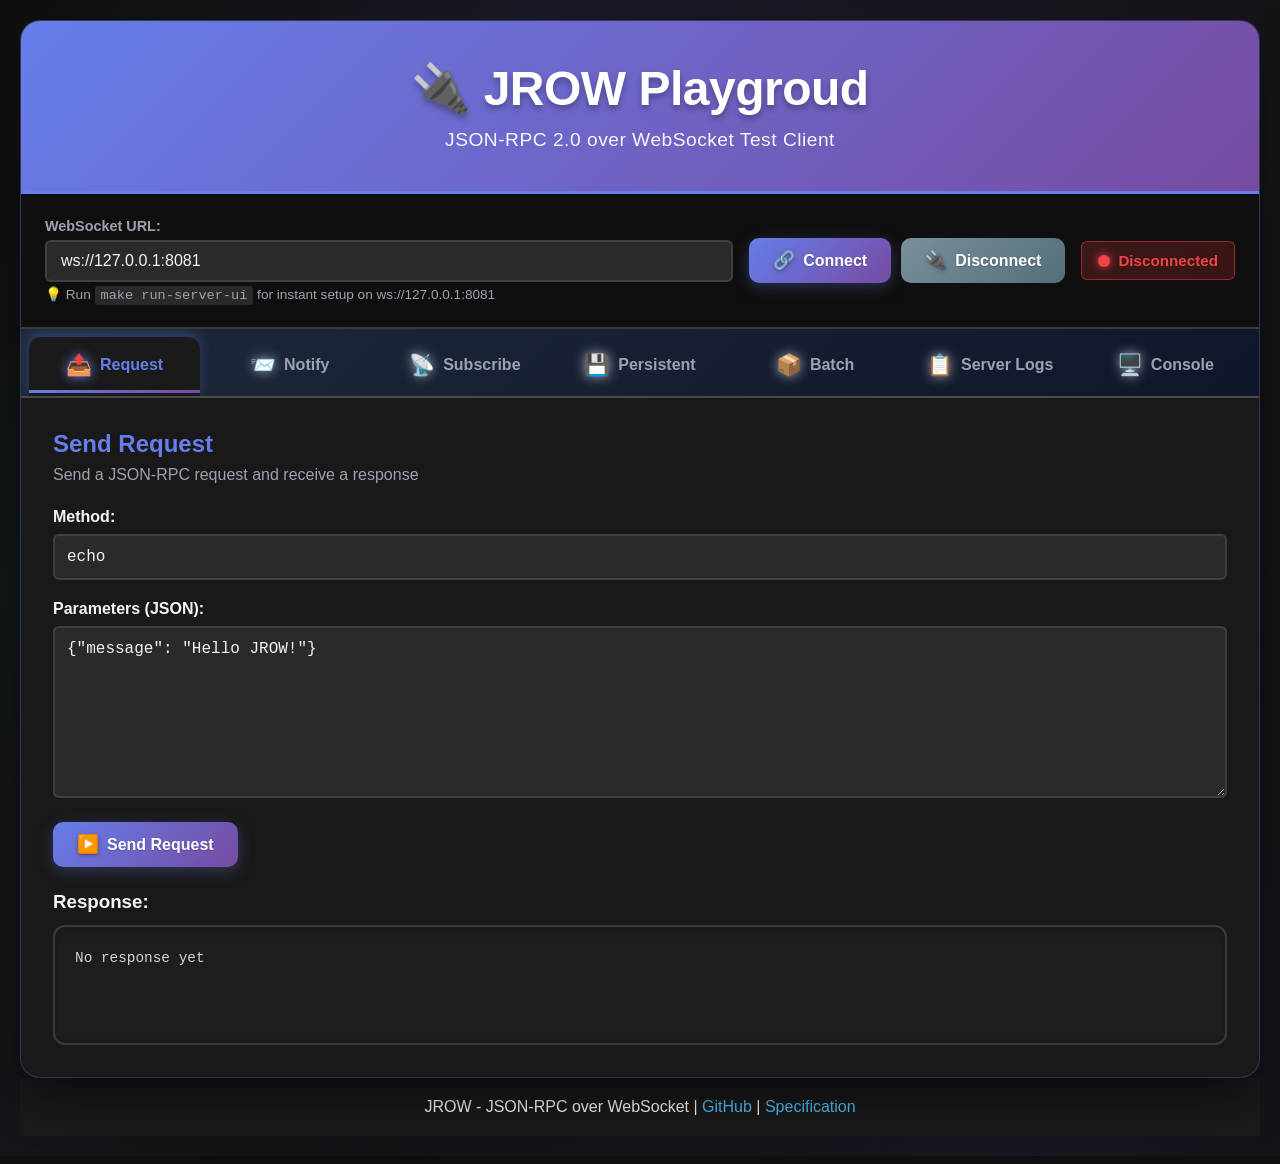
<file: playground/index.html>
<!doctype html>
<html lang="en">
    <head>
        <meta charset="UTF-8" />
        <meta name="viewport" content="width=device-width, initial-scale=1.0" />
        <title>JROW Web Client</title>
        <link rel="stylesheet" href="styles.css" />
    </head>
    <body>
        <div class="container">
            <header>
                <h1>🔌 JROW Playgroud</h1>
                <p class="subtitle">JSON-RPC 2.0 over WebSocket Test Client</p>
            </header>

            <!-- Connection Panel -->
            <section class="connection-panel">
                <div class="input-group">
                    <label for="wsUrl">WebSocket URL:</label>
                    <input
                        type="text"
                        id="wsUrl"
                        placeholder="ws://127.0.0.1:8081"
                        value="ws://127.0.0.1:8081"
                    />
                    <small
                        style="
                            color: var(--text-muted);
                            font-size: 0.85rem;
                            margin-top: 4px;
                            display: block;
                        "
                    >
                        💡 Run
                        <code
                            style="
                                background: var(--input-bg);
                                padding: 2px 6px;
                                border-radius: 3px;
                            "
                            >make run-server-ui</code
                        >
                        for instant setup on ws://127.0.0.1:8081
                    </small>
                </div>
                <div class="button-group">
                    <button class="btn btn-primary" onclick="connect()">
                        <span class="icon">🔗</span> Connect
                    </button>
                    <button class="btn btn-secondary" onclick="disconnect()">
                        <span class="icon">🔌</span> Disconnect
                    </button>
                </div>
                <div id="status" class="status disconnected">
                    <span class="status-indicator"></span>
                    <span class="status-text">Disconnected</span>
                </div>
            </section>

            <!-- Tabs -->
            <nav class="tabs">
                <button class="tab active" onclick="switchTab('request')">
                    <span class="icon">📤</span> Request
                </button>
                <button class="tab" onclick="switchTab('notify')">
                    <span class="icon">📨</span> Notify
                </button>
                <button class="tab" onclick="switchTab('subscribe')">
                    <span class="icon">📡</span> Subscribe
                </button>
                <button class="tab" onclick="switchTab('persistent')">
                    <span class="icon">💾</span> Persistent
                </button>
                <button class="tab" onclick="switchTab('batch')">
                    <span class="icon">📦</span> Batch
                </button>
                <button class="tab" onclick="switchTab('serverlogs')">
                    <span class="icon">📋</span> Server Logs
                </button>
                <button class="tab" onclick="switchTab('console')">
                    <span class="icon">🖥️</span> Console
                </button>
            </nav>

            <!-- Request Panel -->
            <section id="request" class="panel active">
                <h2>Send Request</h2>
                <p class="panel-description">
                    Send a JSON-RPC request and receive a response
                </p>

                <div class="form-group">
                    <label for="reqMethod">Method:</label>
                    <input
                        type="text"
                        id="reqMethod"
                        value="echo"
                        placeholder="method.name"
                    />
                </div>

                <div class="form-group">
                    <label for="reqParams">Parameters (JSON):</label>
                    <textarea
                        id="reqParams"
                        rows="8"
                        placeholder='{"key": "value"}'
                    >
{"message": "Hello JROW!"}</textarea
                    >
                </div>

                <button class="btn btn-primary" onclick="sendRequest()">
                    <span class="icon">▶️</span> Send Request
                </button>

                <div class="response-section">
                    <h3>Response:</h3>
                    <pre id="reqResponse" class="response-box">
No response yet</pre
                    >
                </div>
            </section>

            <!-- Notify Panel -->
            <section id="notify" class="panel">
                <h2>Send Notification</h2>
                <p class="panel-description">
                    Send a one-way notification (no response expected)
                </p>

                <div class="form-group">
                    <label for="notifyMethod">Method:</label>
                    <input
                        type="text"
                        id="notifyMethod"
                        value="log"
                        placeholder="method.name"
                    />
                </div>

                <div class="form-group">
                    <label for="notifyParams">Parameters (JSON):</label>
                    <textarea
                        id="notifyParams"
                        rows="8"
                        placeholder='{"key": "value"}'
                    >
{"level": "info", "message": "Test notification"}</textarea
                    >
                </div>

                <button class="btn btn-primary" onclick="sendNotification()">
                    <span class="icon">▶️</span> Send Notification
                </button>

                <div class="info-box">
                    <strong>ℹ️ Note:</strong> Notifications do not expect a
                    response from the server.
                </div>
            </section>

            <!-- Subscribe Panel -->
            <section id="subscribe" class="panel">
                <h2>Subscribe to Topics</h2>
                <p class="panel-description">
                    Subscribe to topics and receive real-time notifications
                </p>

                <div class="form-group">
                    <label for="subTopic">Topic:</label>
                    <div class="input-with-buttons">
                        <input
                            type="text"
                            id="subTopic"
                            value="events.*"
                            placeholder="topic.name or pattern.*"
                        />
                        <button class="btn btn-primary" onclick="subscribe()">
                            <span class="icon">➕</span> Subscribe
                        </button>
                        <button
                            class="btn btn-secondary"
                            onclick="unsubscribe()"
                        >
                            <span class="icon">➖</span> Unsubscribe
                        </button>
                    </div>
                </div>

                <div class="subscriptions-list">
                    <h3>Active Subscriptions:</h3>
                    <div id="activeSubscriptions" class="subscription-items">
                        <em class="empty-state">No active subscriptions</em>
                    </div>
                </div>

                <div class="messages-section">
                    <div class="messages-header">
                        <h3>Received Messages:</h3>
                        <button
                            class="btn btn-small"
                            onclick="clearSubscriptionMessages()"
                        >
                            Clear
                        </button>
                    </div>
                    <div id="subMessages" class="message-list"></div>
                </div>

                <div class="info-box">
                    <strong>💡 Pattern Examples:</strong><br />
                    • <code>events.*</code> - matches events.user,
                    events.admin<br />
                    • <code>events.&gt;</code> - matches events.user.login,
                    events.user.logout, etc.<br />
                    • <code>stock.prices.*</code> - matches all stock prices
                </div>
            </section>

            <!-- Persistent Subscriptions Panel -->
            <section id="persistent" class="panel">
                <h2>Persistent Subscriptions</h2>
                <p class="panel-description">
                    Exactly-once delivery with durable storage and
                    acknowledgments
                </p>

                <div class="form-group">
                    <label for="persistentTopic">Topic:</label>
                    <input
                        type="text"
                        id="persistentTopic"
                        value="persistent.events"
                        placeholder="topic.name"
                    />
                </div>

                <div class="form-group">
                    <label for="subscriptionId">Subscription ID:</label>
                    <input
                        type="text"
                        id="subscriptionId"
                        value="my-subscription"
                        placeholder="unique-subscription-id"
                    />
                </div>

                <div class="input-with-buttons">
                    <button
                        class="btn btn-primary"
                        onclick="subscribePersistent()"
                    >
                        <span class="icon">➕</span> Subscribe Persistent
                    </button>
                    <button
                        class="btn btn-secondary"
                        onclick="unsubscribePersistent()"
                    >
                        <span class="icon">➖</span> Unsubscribe
                    </button>
                </div>

                <div class="subscriptions-list">
                    <h3>Active Persistent Subscriptions:</h3>
                    <div
                        id="activePersistentSubscriptions"
                        class="subscription-items"
                    >
                        <em class="empty-state"
                            >No active persistent subscriptions</em
                        >
                    </div>
                </div>

                <div class="messages-section">
                    <div class="messages-header">
                        <h3>Persistent Messages (Unacknowledged):</h3>
                        <button
                            class="btn btn-small"
                            onclick="clearPersistentMessages()"
                        >
                            Clear
                        </button>
                    </div>
                    <div id="persistentMessages" class="message-list"></div>
                </div>

                <div class="info-box">
                    <strong>💡 How it works:</strong><br />
                    • Messages are stored durably in database<br />
                    • Exactly-once delivery guaranteed<br />
                    • Must acknowledge each message with sequence number<br />
                    • Unacknowledged messages will be redelivered<br />
                    • Click "✓ Ack" button to acknowledge a message
                </div>
            </section>

            <!-- Batch Panel -->
            <section id="batch" class="panel">
                <h2>Batch Requests</h2>
                <p class="panel-description">
                    Send multiple requests in a single message
                </p>

                <div class="form-group">
                    <label for="batchJson">Batch Requests (JSON Array):</label>
                    <textarea id="batchJson" rows="12">
[
  {
    "jsonrpc": "2.0",
    "method": "add",
    "params": {"a": 5, "b": 3},
    "id": 1
  },
  {
    "jsonrpc": "2.0",
    "method": "multiply",
    "params": {"a": 2, "b": 4},
    "id": 2
  },
  {
    "jsonrpc": "2.0",
    "method": "notify_log",
    "params": {"message": "Batch sent"}
  }
]</textarea
                    >
                </div>

                <button class="btn btn-primary" onclick="sendBatch()">
                    <span class="icon">▶️</span> Send Batch
                </button>

                <div class="response-section">
                    <h3>Response:</h3>
                    <pre id="batchResponse" class="response-box">
No response yet</pre
                    >
                </div>

                <div class="info-box">
                    <strong>ℹ️ Note:</strong> Notifications in the batch
                    (without "id" field) won't receive responses.
                </div>
            </section>

            <!-- Server Logs Panel -->
            <section id="serverlogs" class="panel">
                <h2>Server Logs</h2>
                <p class="panel-description">
                    Real-time logs pushed from the server
                </p>

                <div class="console-controls">
                    <button
                        class="btn btn-primary"
                        onclick="subscribeToServerLogs()"
                    >
                        <span class="icon">🔔</span> Subscribe to Logs
                    </button>
                    <button
                        class="btn btn-secondary"
                        onclick="unsubscribeFromServerLogs()"
                    >
                        <span class="icon">🔕</span> Unsubscribe
                    </button>
                    <button
                        class="btn btn-secondary"
                        onclick="clearServerLogs()"
                    >
                        <span class="icon">🗑️</span> Clear Logs
                    </button>
                    <label class="checkbox-label">
                        <input
                            type="checkbox"
                            id="serverLogsAutoscroll"
                            checked
                        />
                        Auto-scroll
                    </label>
                </div>

                <div class="log-stats">
                    <div class="stat-item">
                        <span class="stat-label">Status:</span>
                        <span id="serverLogsStatus" class="stat-value"
                            >Not subscribed</span
                        >
                    </div>
                    <div class="stat-item">
                        <span class="stat-label">Total logs:</span>
                        <span id="serverLogsCount" class="stat-value">0</span>
                    </div>
                </div>

                <div
                    id="serverLogsContainer"
                    class="server-logs-container"
                ></div>

                <div class="info-box">
                    <strong>💡 How it works:</strong><br />
                    Server pushes log messages to all subscribed clients in
                    real-time.<br />
                    Subscribe to see server events: connections, RPC calls,
                    notifications, pub/sub activity, etc.
                </div>
            </section>

            <!-- Console Panel -->
            <section id="console" class="panel">
                <h2>Message Console</h2>
                <p class="panel-description">
                    Real-time log of all WebSocket messages
                </p>

                <div class="console-controls">
                    <button class="btn btn-secondary" onclick="clearConsole()">
                        <span class="icon">🗑️</span> Clear Console
                    </button>
                    <label class="checkbox-label">
                        <input type="checkbox" id="autoscroll" checked />
                        Auto-scroll
                    </label>
                    <label class="checkbox-label">
                        <input type="checkbox" id="showTimestamps" checked />
                        Timestamps
                    </label>
                </div>

                <div id="consoleLog" class="console-log"></div>
            </section>
        </div>

        <footer>
            <p>
                JROW - JSON-RPC over WebSocket |
                <a href="https://github.com/protocol-kit/jrow" target="_blank"
                    >GitHub</a
                >
                |
                <a href="../docs/SPECIFICATION.md">Specification</a>
            </p>
        </footer>

        <script src="jrow-client.js"></script>
        <script src="app.js"></script>
    </body>
</html>
</file>
<file: playground/styles.css>
/* CSS Reset and Base Styles */
* {
    margin: 0;
    padding: 0;
    box-sizing: border-box;
}

:root {
    --primary-color: #667eea;
    --primary-hover: #764ba2;
    --primary-glow: rgba(102, 126, 234, 0.3);
    --secondary-color: #78909c;
    --success-color: #10b981;
    --success-glow: rgba(16, 185, 129, 0.3);
    --danger-color: #ef4444;
    --warning-color: #f59e0b;
    --info-color: #3b82f6;
    --light-bg: #2d2d2d;
    --dark-bg: #1a1a1a;
    --darker-bg: #0f0f0f;
    --border-color: #3a3a3a;
    --border-glow: #4a4a4a;
    --text-color: #f3f4f6;
    --text-muted: #9ca3af;
    --code-bg: #1e1e1e;
    --code-text: #d4d4d4;
    --shadow: 0 4px 6px -1px rgba(0, 0, 0, 0.3), 0 2px 4px -1px rgba(0, 0, 0, 0.2);
    --shadow-lg: 0 20px 25px -5px rgba(0, 0, 0, 0.5), 0 10px 10px -5px rgba(0, 0, 0, 0.3);
    --shadow-xl: 0 25px 50px -12px rgba(0, 0, 0, 0.7);
    --input-bg: #2a2a2a;
    --input-border: #404040;
    --gradient-primary: linear-gradient(135deg, #667eea 0%, #764ba2 100%);
    --gradient-success: linear-gradient(135deg, #10b981 0%, #059669 100%);
    --gradient-danger: linear-gradient(135deg, #ef4444 0%, #dc2626 100%);
    --gradient-dark: linear-gradient(135deg, #1e293b 0%, #0f172a 100%);
}

body {
    font-family: -apple-system, BlinkMacSystemFont, 'Segoe UI', 'Roboto', 'Helvetica', 'Arial', sans-serif;
    background: #0f0f0f;
    background-image: 
        radial-gradient(at 40% 20%, rgba(102, 126, 234, 0.1) 0px, transparent 50%),
        radial-gradient(at 80% 0%, rgba(118, 75, 162, 0.1) 0px, transparent 50%),
        radial-gradient(at 0% 50%, rgba(16, 185, 129, 0.05) 0px, transparent 50%),
        radial-gradient(at 80% 100%, rgba(102, 126, 234, 0.08) 0px, transparent 50%),
        radial-gradient(at 0% 100%, rgba(118, 75, 162, 0.08) 0px, transparent 50%);
    min-height: 100vh;
    padding: 20px;
    color: var(--text-color);
}

.container {
    max-width: 1400px;
    margin: 0 auto;
    background: rgba(26, 26, 26, 0.98);
    backdrop-filter: blur(20px);
    border-radius: 20px;
    box-shadow: var(--shadow-xl);
    overflow: hidden;
    border: 1px solid rgba(102, 126, 234, 0.3);
    animation: fadeIn 0.6s ease-out;
}

@keyframes fadeIn {
    from {
        opacity: 0;
        transform: translateY(20px);
    }
    to {
        opacity: 1;
        transform: translateY(0);
    }
}

/* Header */
header {
    background: var(--gradient-primary);
    color: white;
    padding: 40px 30px;
    text-align: center;
    border-bottom: 3px solid var(--primary-color);
    position: relative;
    overflow: hidden;
}

header::before {
    content: '';
    position: absolute;
    top: 0;
    left: -100%;
    width: 100%;
    height: 100%;
    background: linear-gradient(90deg, transparent, rgba(255, 255, 255, 0.1), transparent);
    animation: shimmer 3s infinite;
}

@keyframes shimmer {
    0% { left: -100%; }
    100% { left: 100%; }
}

header h1 {
    font-size: 3rem;
    margin-bottom: 12px;
    font-weight: 800;
    text-shadow: 0 4px 6px rgba(0, 0, 0, 0.3);
    letter-spacing: -0.5px;
}

.subtitle {
    opacity: 0.95;
    font-size: 1.2rem;
    font-weight: 400;
    letter-spacing: 0.5px;
}

/* Connection Panel */
.connection-panel {
    padding: 24px;
    background: var(--darker-bg);
    border-bottom: 2px solid var(--border-color);
    display: flex;
    align-items: center;
    gap: 16px;
    flex-wrap: wrap;
}

.input-group {
    flex: 1;
    min-width: 300px;
}

.input-group label {
    display: block;
    margin-bottom: 6px;
    font-weight: 600;
    color: var(--text-muted);
    font-size: 0.9rem;
}

.input-group input {
    width: 100%;
    padding: 10px 14px;
    border: 2px solid var(--input-border);
    border-radius: 6px;
    font-size: 1rem;
    transition: border-color 0.2s;
    background: var(--input-bg);
    color: var(--text-color);
}

.input-group input:focus {
    outline: none;
    border-color: var(--primary-color);
}

.button-group {
    display: flex;
    gap: 10px;
}

/* Status Indicator */
.status {
    display: flex;
    align-items: center;
    gap: 8px;
    padding: 10px 16px;
    border-radius: 6px;
    font-weight: 600;
    font-size: 0.95rem;
}

.status-indicator {
    width: 12px;
    height: 12px;
    border-radius: 50%;
    animation: pulse 2s ease-in-out infinite;
    box-shadow: 0 0 8px currentColor;
}

.status.connected {
    background: linear-gradient(135deg, rgba(16, 185, 129, 0.2) 0%, rgba(5, 150, 105, 0.2) 100%);
    color: #10b981;
    border: 1px solid rgba(16, 185, 129, 0.5);
    box-shadow: 0 0 15px rgba(16, 185, 129, 0.3);
}

.status.connected .status-indicator {
    background: #10b981;
    box-shadow: 0 0 12px #10b981, 0 0 20px rgba(16, 185, 129, 0.5);
}

.status.disconnected {
    background: linear-gradient(135deg, rgba(239, 68, 68, 0.2) 0%, rgba(220, 38, 38, 0.2) 100%);
    color: #ef4444;
    border: 1px solid rgba(239, 68, 68, 0.5);
}

.status.disconnected .status-indicator {
    background: #ef4444;
    animation: none;
    box-shadow: 0 0 8px #ef4444;
}

.status.connecting {
    background: linear-gradient(135deg, rgba(245, 158, 11, 0.2) 0%, rgba(217, 119, 6, 0.2) 100%);
    color: #f59e0b;
    border: 1px solid rgba(245, 158, 11, 0.5);
}

.status.connecting .status-indicator {
    background: #f59e0b;
    box-shadow: 0 0 12px #f59e0b;
}

@keyframes pulse {
    0%, 100% {
        opacity: 1;
        transform: scale(1);
    }
    50% {
        opacity: 0.6;
        transform: scale(1.1);
    }
}

/* Tabs */
.tabs {
    display: flex;
    background: var(--gradient-dark);
    border-bottom: 2px solid var(--border-glow);
    overflow-x: auto;
    padding: 8px 8px 0 8px;
    gap: 4px;
}

.tab {
    flex: 1;
    min-width: 120px;
    padding: 16px 20px;
    border: none;
    background: transparent;
    cursor: pointer;
    font-size: 1rem;
    font-weight: 600;
    color: var(--text-muted);
    transition: all 0.3s cubic-bezier(0.4, 0, 0.2, 1);
    border-bottom: 3px solid transparent;
    border-radius: 12px 12px 0 0;
    position: relative;
    display: flex;
    align-items: center;
    justify-content: center;
}

.tab::before {
    content: '';
    position: absolute;
    bottom: 0;
    left: 0;
    right: 0;
    height: 3px;
    background: var(--gradient-primary);
    transform: scaleX(0);
    transition: transform 0.3s cubic-bezier(0.4, 0, 0.2, 1);
}

.tab:hover {
    background: rgba(102, 126, 234, 0.1);
    color: var(--text-color);
    transform: translateY(-2px);
}

.tab.active {
    color: var(--primary-color);
    background: var(--dark-bg);
    box-shadow: 0 -4px 12px rgba(102, 126, 234, 0.3);
}

.tab.active::before {
    transform: scaleX(1);
}

.tab .icon {
    margin-right: 8px;
    font-size: 1.3rem;
    filter: drop-shadow(0 0 6px currentColor);
}

/* Panels */
.panel {
    display: none;
    padding: 32px;
    animation: fadeIn 0.3s;
}

.panel.active {
    display: block;
}

@keyframes fadeIn {
    from { opacity: 0; transform: translateY(10px); }
    to { opacity: 1; transform: translateY(0); }
}

.panel h2 {
    margin-bottom: 8px;
    color: var(--primary-color);
}

.panel-description {
    color: var(--text-muted);
    margin-bottom: 24px;
}

/* Form Elements */
.form-group {
    margin-bottom: 20px;
}

.form-group label {
    display: block;
    margin-bottom: 8px;
    font-weight: 600;
    color: var(--text-color);
}

.form-group input[type="text"],
.form-group textarea {
    width: 100%;
    padding: 12px;
    border: 2px solid var(--input-border);
    border-radius: 6px;
    font-size: 1rem;
    font-family: 'Monaco', 'Menlo', 'Consolas', monospace;
    transition: border-color 0.2s;
    background: var(--input-bg);
    color: var(--text-color);
}

.form-group textarea {
    resize: vertical;
}

.form-group input:focus,
.form-group textarea:focus {
    outline: none;
    border-color: var(--primary-color);
    box-shadow: 0 0 0 3px var(--primary-glow);
    transform: translateY(-1px);
}

.input-with-buttons {
    display: flex;
    gap: 10px;
}

.input-with-buttons input {
    flex: 1;
}

/* Buttons */
.btn {
    padding: 12px 24px;
    border: none;
    border-radius: 10px;
    font-size: 1rem;
    font-weight: 600;
    cursor: pointer;
    transition: all 0.3s cubic-bezier(0.4, 0, 0.2, 1);
    display: inline-flex;
    align-items: center;
    justify-content: center;
    gap: 8px;
    position: relative;
    overflow: hidden;
    text-shadow: 0 1px 2px rgba(0, 0, 0, 0.2);
}

.btn::before {
    content: '';
    position: absolute;
    top: 50%;
    left: 50%;
    width: 0;
    height: 0;
    border-radius: 50%;
    background: rgba(255, 255, 255, 0.2);
    transform: translate(-50%, -50%);
    transition: width 0.6s, height 0.6s;
}

.btn:hover::before {
    width: 300px;
    height: 300px;
}

.btn:hover {
    transform: translateY(-2px);
    box-shadow: 0 10px 25px rgba(0, 0, 0, 0.3);
}

.btn:active {
    transform: translateY(0);
}

.btn-primary {
    background: var(--gradient-primary);
    color: white;
    box-shadow: 0 4px 15px var(--primary-glow);
}

.btn-primary:hover {
    box-shadow: 0 6px 20px var(--primary-glow);
}

.btn-secondary {
    background: linear-gradient(135deg, #78909c 0%, #546e7a 100%);
    color: white;
}

.btn-secondary:hover {
    background: linear-gradient(135deg, #546e7a 0%, #455a64 100%);
}

.btn-small {
    padding: 8px 16px;
    font-size: 0.9rem;
    border-radius: 8px;
}

.btn-success {
    background: var(--gradient-success);
    color: white;
    box-shadow: 0 4px 15px var(--success-glow);
}

.btn-success:hover {
    box-shadow: 0 6px 20px var(--success-glow);
}

.btn .icon {
    font-size: 1.1rem;
    filter: drop-shadow(0 1px 2px rgba(0, 0, 0, 0.3));
}

.sub-id {
    color: var(--text-muted);
    font-size: 0.85rem;
}

/* Response Boxes */
.response-section {
    margin-top: 24px;
}

.response-section h3 {
    margin-bottom: 12px;
    color: var(--text-color);
}

.response-box {
    background: var(--code-bg);
    color: var(--code-text);
    padding: 20px;
    border-radius: 12px;
    overflow-x: auto;
    font-family: 'Monaco', 'Menlo', 'Consolas', monospace;
    font-size: 0.9rem;
    line-height: 1.6;
    min-height: 120px;
    white-space: pre-wrap;
    word-wrap: break-word;
    border: 2px solid var(--border-color);
    box-shadow: inset 0 2px 8px rgba(0, 0, 0, 0.3);
    transition: all 0.3s ease;
}

.response-box:hover {
    border-color: var(--border-glow);
    box-shadow: inset 0 2px 8px rgba(0, 0, 0, 0.3), 0 0 15px rgba(102, 126, 234, 0.1);
}

/* Subscriptions */
.subscriptions-list {
    margin: 20px 0;
    padding: 16px;
    background: var(--darker-bg);
    border-radius: 6px;
    border: 1px solid var(--border-color);
}

.subscriptions-list h3 {
    margin-bottom: 12px;
    font-size: 1rem;
}

.subscription-items {
    display: flex;
    flex-wrap: wrap;
    gap: 8px;
}

.subscription-item {
    display: inline-flex;
    align-items: center;
    gap: 10px;
    padding: 8px 14px;
    background: linear-gradient(135deg, var(--input-bg) 0%, rgba(42, 42, 42, 0.8) 100%);
    border: 1px solid var(--border-color);
    border-radius: 20px;
    font-size: 0.9rem;
    color: var(--text-color);
    transition: all 0.3s ease;
    box-shadow: 0 2px 8px rgba(0, 0, 0, 0.2);
}

.subscription-item:hover {
    transform: translateY(-2px);
    border-color: var(--primary-color);
    box-shadow: 0 4px 12px rgba(102, 126, 234, 0.3);
}

.subscription-item .topic-name {
    font-weight: 600;
    color: var(--primary-color);
}

.subscription-item button {
    background: none;
    border: none;
    cursor: pointer;
    font-size: 1.2rem;
    color: var(--danger-color);
    padding: 0 4px;
    transition: all 0.2s ease;
}

.subscription-item button:hover {
    transform: scale(1.2);
    color: #ff6b6b;
    filter: drop-shadow(0 0 4px currentColor);
}

.empty-state {
    color: var(--text-muted);
    font-style: italic;
}

/* Messages */
.messages-section {
    margin-top: 24px;
}

.messages-header {
    display: flex;
    justify-content: space-between;
    align-items: center;
    margin-bottom: 12px;
}

.message-list {
    max-height: 400px;
    overflow-y: auto;
    border: 2px solid var(--border-color);
    border-radius: 6px;
    padding: 12px;
    background: var(--darker-bg);
}

.message {
    padding: 12px;
    margin-bottom: 8px;
    background: var(--input-bg);
    border-left: 4px solid var(--primary-color);
    border-radius: 4px;
    font-family: 'Monaco', 'Menlo', 'Consolas', monospace;
    font-size: 0.85rem;
    line-height: 1.5;
    box-shadow: var(--shadow);
    border: 1px solid var(--border-color);
}

.message-time {
    color: var(--text-muted);
    font-size: 0.8rem;
    margin-bottom: 4px;
}

.message-topic {
    color: var(--info-color);
    font-weight: 600;
    margin-bottom: 4px;
}

.message-data {
    color: var(--text-color);
    white-space: pre-wrap;
    word-wrap: break-word;
}

/* Console */
.console-controls {
    display: flex;
    gap: 16px;
    align-items: center;
    margin-bottom: 16px;
    padding: 12px;
    background: var(--darker-bg);
    border-radius: 6px;
    border: 1px solid var(--border-color);
}

.checkbox-label {
    display: flex;
    align-items: center;
    gap: 6px;
    cursor: pointer;
    user-select: none;
}

.checkbox-label input {
    cursor: pointer;
}

.console-log {
    background: var(--code-bg);
    color: var(--code-text);
    padding: 16px;
    border-radius: 6px;
    height: 500px;
    overflow-y: auto;
    font-family: 'Monaco', 'Menlo', 'Consolas', monospace;
    font-size: 0.85rem;
    line-height: 1.6;
}

.console-entry {
    margin-bottom: 4px;
    padding: 4px 0;
}

.console-time {
    color: #858585;
    margin-right: 8px;
}

.console-send {
    color: #4ec9b0;
}

.console-receive {
    color: #ce9178;
}

.console-success {
    color: #4fc1ff;
}

.console-error {
    color: #f48771;
}

.console-warning {
    color: #dcdcaa;
}

/* Info Box */
.info-box {
    margin-top: 24px;
    padding: 20px;
    background: linear-gradient(135deg, rgba(59, 130, 246, 0.1) 0%, rgba(37, 99, 235, 0.1) 100%);
    border-left: 4px solid var(--info-color);
    border-radius: 12px;
    color: var(--info-color);
    border: 1px solid rgba(59, 130, 246, 0.3);
    box-shadow: 0 4px 12px rgba(59, 130, 246, 0.1);
    backdrop-filter: blur(10px);
}

.info-box strong {
    color: #60a5fa;
    font-weight: 700;
}

.info-box code {
    background: rgba(59, 130, 246, 0.2);
    padding: 3px 8px;
    border-radius: 6px;
    font-family: 'Monaco', 'Menlo', 'Consolas', monospace;
    color: #93c5fd;
    font-weight: 600;
    border: 1px solid rgba(59, 130, 246, 0.3);
}

/* Footer */
footer {
    text-align: center;
    padding: 20px;
    background: var(--dark-bg);
    color: white;
}

footer a {
    color: #4fc1ff;
    text-decoration: none;
}

footer a:hover {
    text-decoration: underline;
}

/* Server Logs */
.log-stats {
    display: flex;
    gap: 24px;
    margin: 16px 0;
    padding: 12px;
    background: var(--darker-bg);
    border-radius: 6px;
    border: 1px solid var(--border-color);
}

.stat-item {
    display: flex;
    gap: 8px;
    align-items: center;
}

.stat-label {
    color: var(--text-muted);
    font-size: 0.9rem;
}

.stat-value {
    color: var(--primary-color);
    font-weight: 600;
}

.server-logs-container {
    background: var(--code-bg);
    color: var(--code-text);
    padding: 16px;
    border-radius: 6px;
    height: 500px;
    overflow-y: auto;
    font-family: 'Monaco', 'Menlo', 'Consolas', monospace;
    font-size: 0.85rem;
    line-height: 1.6;
    border: 2px solid var(--border-color);
}

.server-log-entry {
    margin-bottom: 4px;
    padding: 4px 0;
    border-bottom: 1px solid rgba(255, 255, 255, 0.05);
}

.server-log-time {
    color: #858585;
    margin-right: 8px;
}

.server-log-level {
    padding: 2px 6px;
    border-radius: 3px;
    font-size: 0.75rem;
    font-weight: 600;
    margin-right: 8px;
}

.server-log-level.info {
    background: rgba(79, 195, 247, 0.2);
    color: #4fc3f7;
}

.server-log-level.success {
    background: rgba(102, 187, 106, 0.2);
    color: #66bb6a;
}

.server-log-level.warning {
    background: rgba(255, 202, 40, 0.2);
    color: #ffca28;
}

.server-log-level.error {
    background: rgba(239, 83, 80, 0.2);
    color: #ef5350;
}

.server-log-level.debug {
    background: rgba(120, 144, 156, 0.2);
    color: #78909c;
}

.server-log-message {
    color: var(--code-text);
}

/* Scrollbar Styling */
::-webkit-scrollbar {
    width: 10px;
    height: 10px;
}

::-webkit-scrollbar-track {
    background: var(--darker-bg);
}

::-webkit-scrollbar-thumb {
    background: var(--secondary-color);
    border-radius: 5px;
}

::-webkit-scrollbar-thumb:hover {
    background: #90a4ae;
}

/* Responsive Design */
@media (max-width: 768px) {
    body {
        padding: 10px;
    }

    header h1 {
        font-size: 1.8rem;
    }

    .connection-panel {
        flex-direction: column;
    }

    .input-group {
        width: 100%;
    }

    .button-group {
        width: 100%;
    }

    .button-group .btn {
        flex: 1;
    }

    .tabs {
        flex-wrap: wrap;
    }

    .tab {
        min-width: auto;
        flex: 1 1 auto;
    }

    .panel {
        padding: 20px;
    }

    .input-with-buttons {
        flex-direction: column;
    }

    .input-with-buttons button {
        width: 100%;
    }
}

/* Animations */
@keyframes slideIn {
    from {
        opacity: 0;
        transform: translateX(-10px);
    }
    to {
        opacity: 1;
        transform: translateX(0);
    }
}

.message, .console-entry {
    animation: slideIn 0.2s ease-out;
}
</file>
